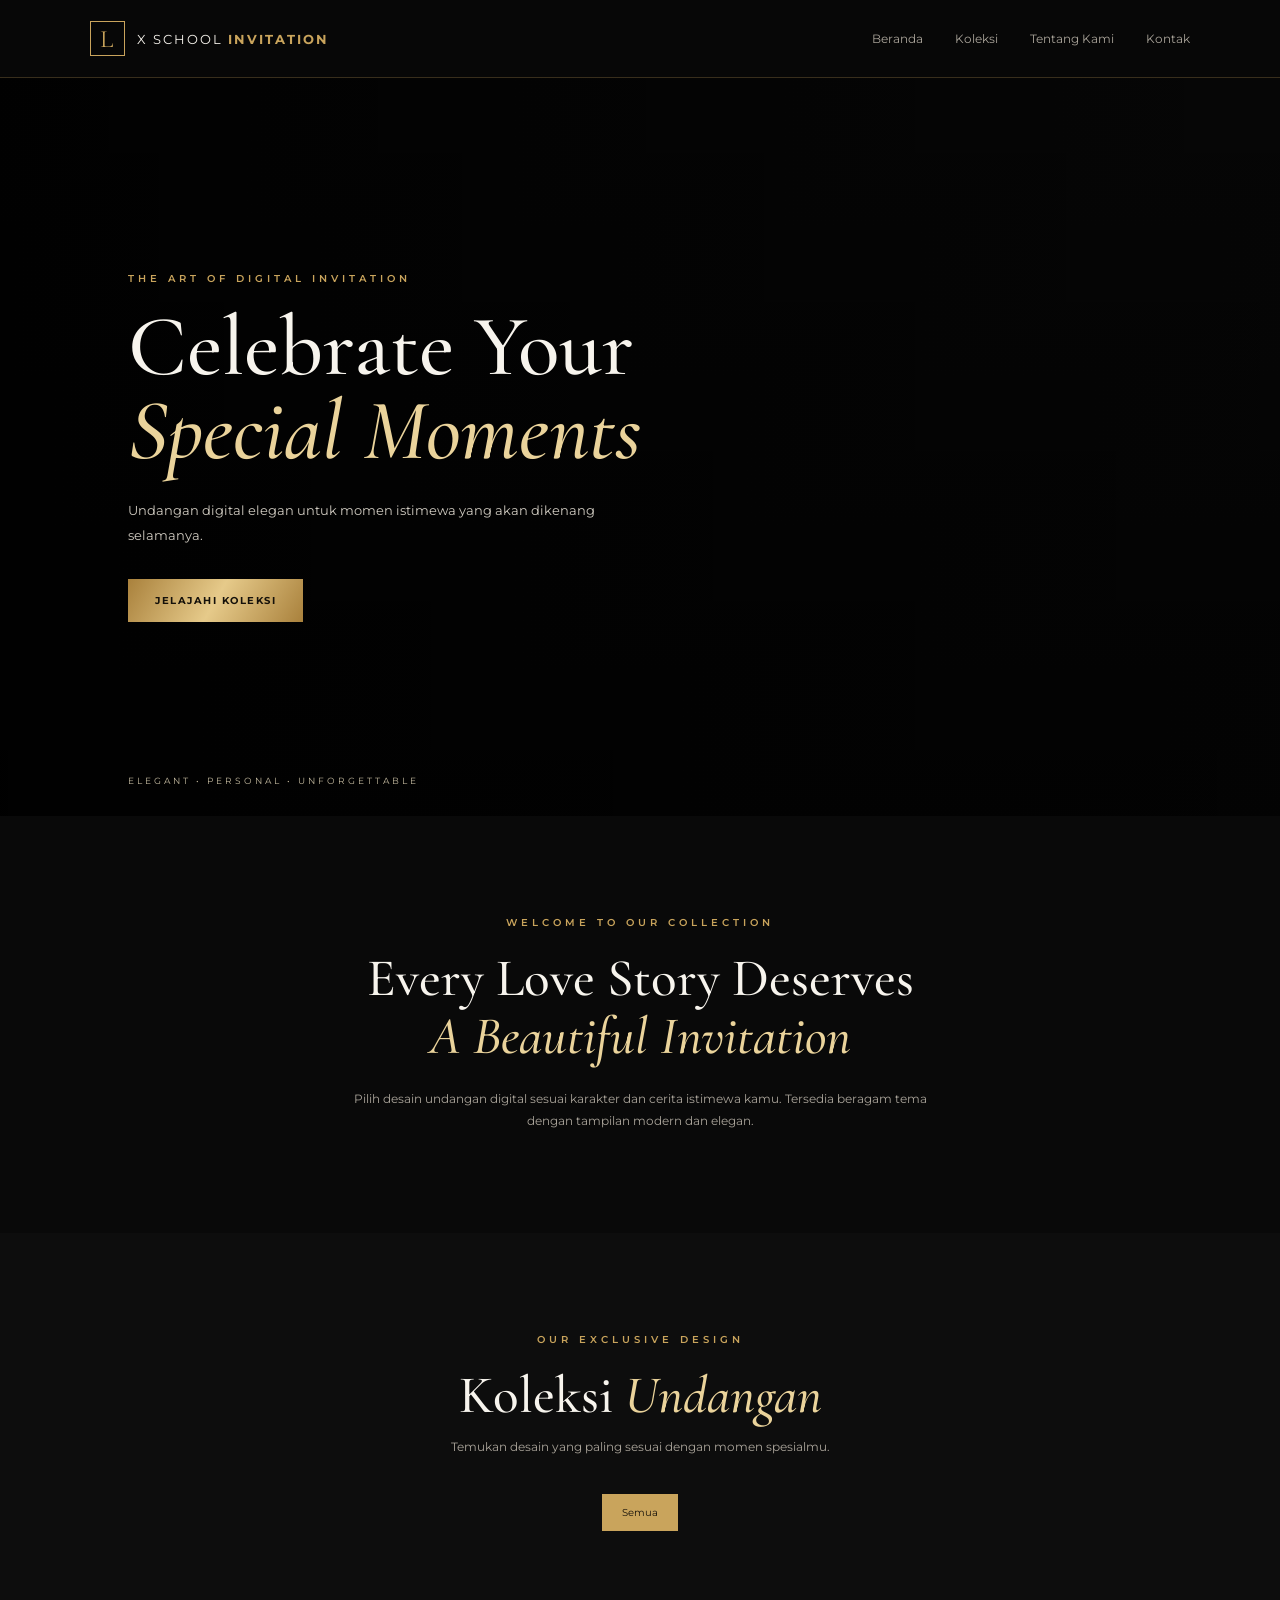
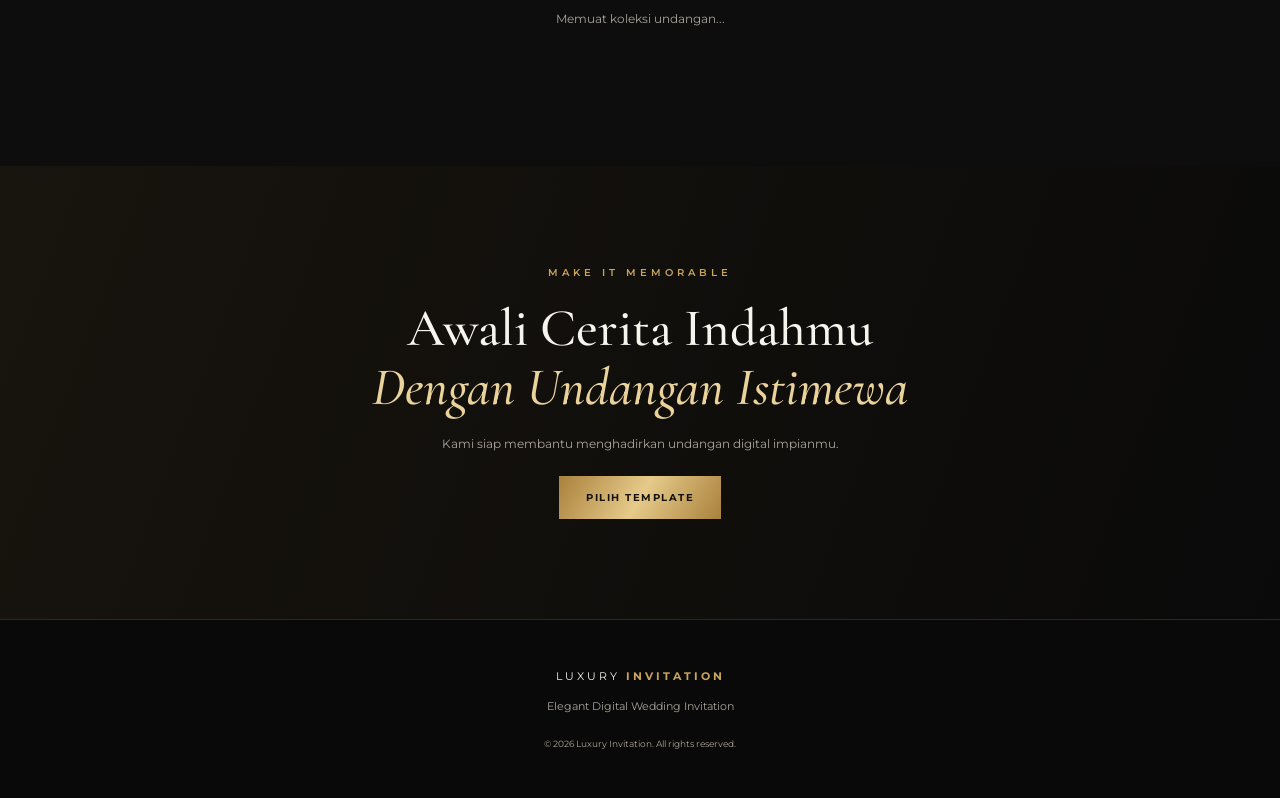
<file: index.html>
<!DOCTYPE html>
<html lang="id">
<head>
  <meta charset="UTF-8">
  <meta name="viewport" content="width=device-width, initial-scale=1.0">
  <meta name="description" content="Luxury Invitation - Koleksi undangan digital elegan dan modern.">
  <title>X School Invitation | Digital Wedding Invitation</title>

  <link rel="preconnect" href="https://fonts.googleapis.com">
  <link rel="preconnect" href="https://fonts.gstatic.com" crossorigin>
  <link href="https://fonts.googleapis.com/css2?family=Cormorant+Garamond:wght@400;500;600;700&family=Montserrat:wght@300;400;500;600;700&display=swap" rel="stylesheet">

  <link rel="stylesheet" href="css/style.css">
  <link rel="stylesheet" href="css/responsive.css">
</head>
<body>

  <header class="navbar">
    <a href="index.html" class="brand">
      <span class="brand-mark">L</span>
      <span>X SCHOOL <b>INVITATION</b></span>
    </a>

    <nav class="nav-links" id="navLinks">
      <a href="#home">Beranda</a>
      <a href="#koleksi">Koleksi</a>
      <a href="#tentang">Tentang Kami</a>
      <a href="#kontak">Kontak</a>
    </nav>

    <button class="menu-toggle" id="menuToggle" aria-label="Buka menu">☰</button>
  </header>

  <main>
    <section class="hero" id="home">
      <video class="hero-video" autoplay muted loop playsinline>
        <source src="assets/video/wedding-promo.mp4" type="video/mp4">
      </video>
      <div class="hero-overlay"></div>

      <div class="hero-content">
        <p class="eyebrow">THE ART OF DIGITAL INVITATION</p>
        <h1>Celebrate Your<br><span>Special Moments</span></h1>
        <p class="hero-description">
          Undangan digital elegan untuk momen istimewa
          yang akan dikenang selamanya.
        </p>
        <a href="#koleksi" class="btn-gold">JELAJAHI KOLEKSI</a>
      </div>

      <div class="hero-bottom">ELEGANT • PERSONAL • UNFORGETTABLE</div>
    </section>

    <section class="intro section" id="tentang">
      <p class="eyebrow">WELCOME TO OUR COLLECTION</p>
      <h2>Every Love Story Deserves<br><span>A Beautiful Invitation</span></h2>
      <p>
        Pilih desain undangan digital sesuai karakter dan cerita istimewa
        kamu. Tersedia beragam tema dengan tampilan modern dan elegan.
      </p>
    </section>

    <section class="collection section" id="koleksi">
      <div class="section-heading">
        <p class="eyebrow">OUR EXCLUSIVE DESIGN</p>
        <h2>Koleksi <span>Undangan</span></h2>
        <p>Temukan desain yang paling sesuai dengan momen spesialmu.</p>
      </div>

      <div class="category-list" id="categoryList">
        <button class="category-btn active" data-category="all">Semua</button>
      </div>

      <div class="loading" id="loading">
        Memuat koleksi undangan...
      </div>

      <div class="template-grid" id="templateGrid"></div>

      <div class="empty-state" id="emptyState" hidden>
        Belum ada template pada kategori ini.
      </div>
    </section>

    <section class="promo section">
      <div>
        <p class="eyebrow">MAKE IT MEMORABLE</p>
        <h2>Awali Cerita Indahmu<br><span>Dengan Undangan Istimewa</span></h2>
        <p>Kami siap membantu menghadirkan undangan digital impianmu.</p>
        <a href="#koleksi" class="btn-gold">PILIH TEMPLATE</a>
      </div>
    </section>
  </main>

  <footer id="kontak">
    <div class="footer-brand">LUXURY <b>INVITATION</b></div>
    <p>Elegant Digital Wedding Invitation</p>
    <p class="copyright">© 2026 Luxury Invitation. All rights reserved.</p>
  </footer>

  <!-- MODAL PEMESANAN -->
  <div class="modal" id="orderModal" aria-hidden="true">
    <div class="modal-content">
      <button class="modal-close" id="closeModal" aria-label="Tutup">×</button>
      <p class="eyebrow">PLACE YOUR ORDER</p>
      <h2>Formulir <span>Pemesanan</span></h2>

      <form id="orderForm">
        <input type="hidden" id="orderTemplateId">
        <input type="hidden" id="orderTemplateName">
        <input type="hidden" id="orderPrice">

        <label for="customerName">Nama lengkap</label>
        <input id="customerName" type="text" maxlength="100" required placeholder="Nama kamu">

        <label for="customerPhone">Nomor WhatsApp</label>
        <input id="customerPhone" type="tel" maxlength="25" required placeholder="08xxxxxxxxxx">

        <label for="eventDate">Tanggal acara</label>
        <input id="eventDate" type="date">

        <label for="orderNotes">Catatan tambahan</label>
        <textarea id="orderNotes" maxlength="1000" placeholder="Tuliskan kebutuhan undanganmu..."></textarea>

        <div class="selected-template" id="selectedTemplate"></div>

        <button class="btn-gold submit-btn" id="submitOrder" type="submit">
          KIRIM PESANAN
        </button>
        <p class="form-message" id="formMessage" role="status"></p>
      </form>
    </div>
  </div>

  <script type="module" src="js/main.js"></script>
</body>
</html>
</file>
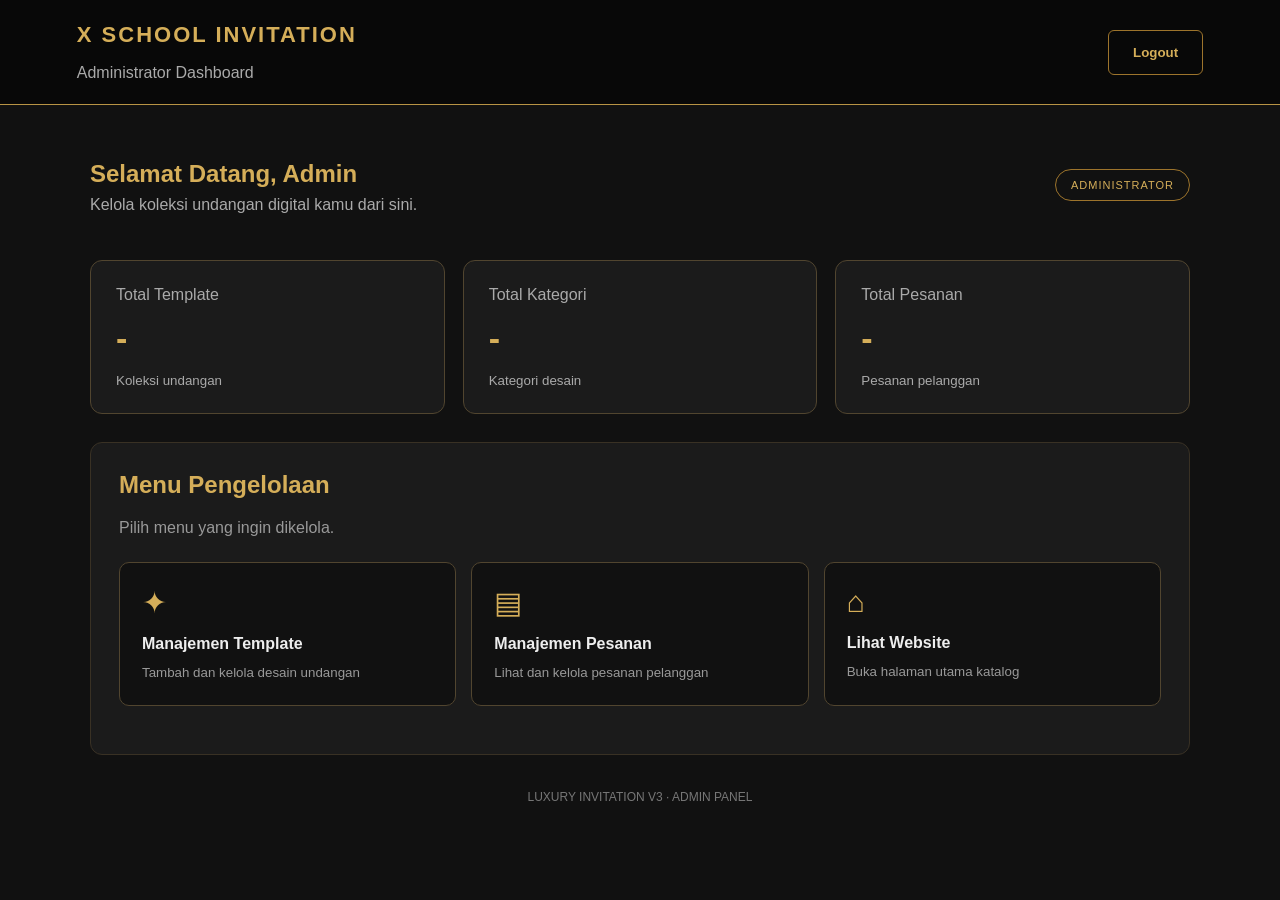
<file: admin/dashboard.html>
<!DOCTYPE html>
<html lang="id">
<head>
  <meta charset="UTF-8">
  <meta name="viewport" content="width=device-width, initial-scale=1.0">
  <title>Dashboard Admin - Luxury Invitation</title>
  <link rel="stylesheet" href="../css/admin.css">
</head>
<body>

  <header class="admin-header">
    <div>
      <h1>X SCHOOL INVITATION</h1>
      <p>Administrator Dashboard</p>
    </div>

    <button id="logoutButton" class="logout-button">
      Logout
    </button>
  </header>

  <main class="dashboard-container">

    <section class="welcome-section">
      <div>
        <h2>Selamat Datang, Admin</h2>
        <p>Kelola koleksi undangan digital kamu dari sini.</p>
      </div>
      <span class="admin-status">ADMINISTRATOR</span>
    </section>

    <section class="stats-grid">

      <div class="stat-card">
        <span>Total Template</span>
        <strong id="totalTemplates">-</strong>
        <small>Koleksi undangan</small>
      </div>

      <div class="stat-card">
        <span>Total Kategori</span>
        <strong id="totalCategories">-</strong>
        <small>Kategori desain</small>
      </div>

      <div class="stat-card">
        <span>Total Pesanan</span>
        <strong id="totalOrders">-</strong>
        <small>Pesanan pelanggan</small>
      </div>

    </section>

    <section class="admin-card">
      <h2>Menu Pengelolaan</h2>
      <p class="subtitle">Pilih menu yang ingin dikelola.</p>

      <div class="dashboard-menu">

        <a href="templates.html" class="menu-card">
          <span class="menu-icon">✦</span>
          <strong>Manajemen Template</strong>
          <small>Tambah dan kelola desain undangan</small>
        </a>

        <a href="orders.html" class="menu-card">
          <span class="menu-icon">▤</span>
          <strong>Manajemen Pesanan</strong>
          <small>Lihat dan kelola pesanan pelanggan</small>
        </a>

        <a href="../index.html" class="menu-card">
          <span class="menu-icon">⌂</span>
          <strong>Lihat Website</strong>
          <small>Buka halaman utama katalog</small>
        </a>

      </div>

      <p id="dashboardMessage" class="dashboard-message"></p>
    </section>

    <footer class="dashboard-footer">
      LUXURY INVITATION V3 · ADMIN PANEL
    </footer>

  </main>

  <script type="module" src="../js/admin/dashboard.js"></script>

</body>
</html>
</file>
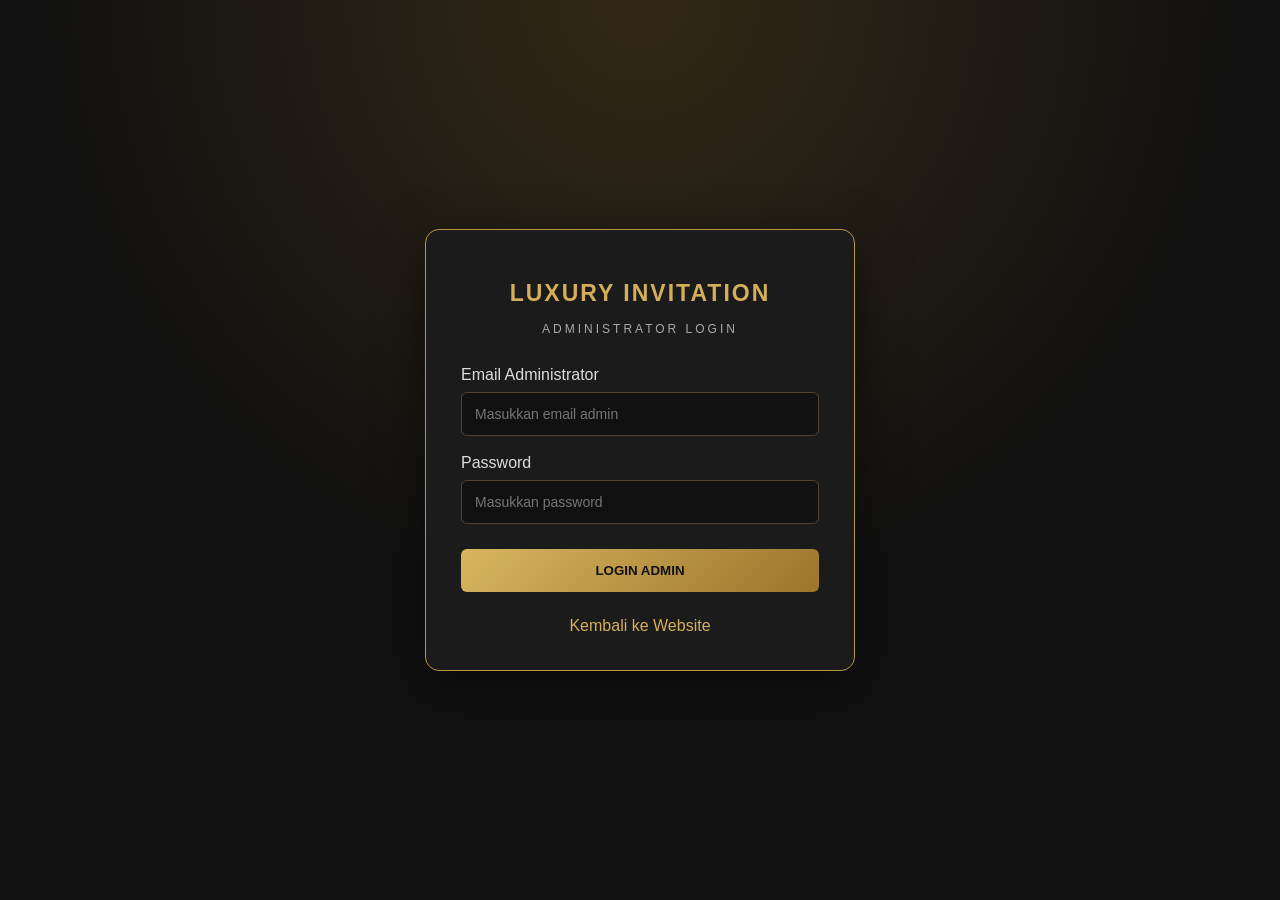
<file: admin/login.html>
<!DOCTYPE html>
<html lang="id">
<head>
  <meta charset="UTF-8">
  <meta name="viewport" content="width=device-width, initial-scale=1.0">
  <title>Admin Login - Luxury Invitation</title>
  <link rel="stylesheet" href="../css/admin.css">
</head>
<body>

  <main class="login-wrapper">
    <div class="login-card">

      <h1>LUXURY INVITATION</h1>
      <p class="login-subtitle">ADMINISTRATOR LOGIN</p>

      <form id="loginForm">

        <label>Email Administrator</label>
        <input
          type="email"
          id="email"
          placeholder="Masukkan email admin"
          autocomplete="username"
          required
        >

        <label>Password</label>
        <input
          type="password"
          id="password"
          placeholder="Masukkan password"
          autocomplete="current-password"
          required
        >

        <button type="submit" id="loginButton">
          LOGIN ADMIN
        </button>

        <p id="loginMessage"></p>

      </form>

      <a href="../index.html" class="back-link">
        Kembali ke Website
      </a>

    </div>
  </main>

  <script type="module" src="../js/admin/login.js"></script>

</body>
</html>
</file>
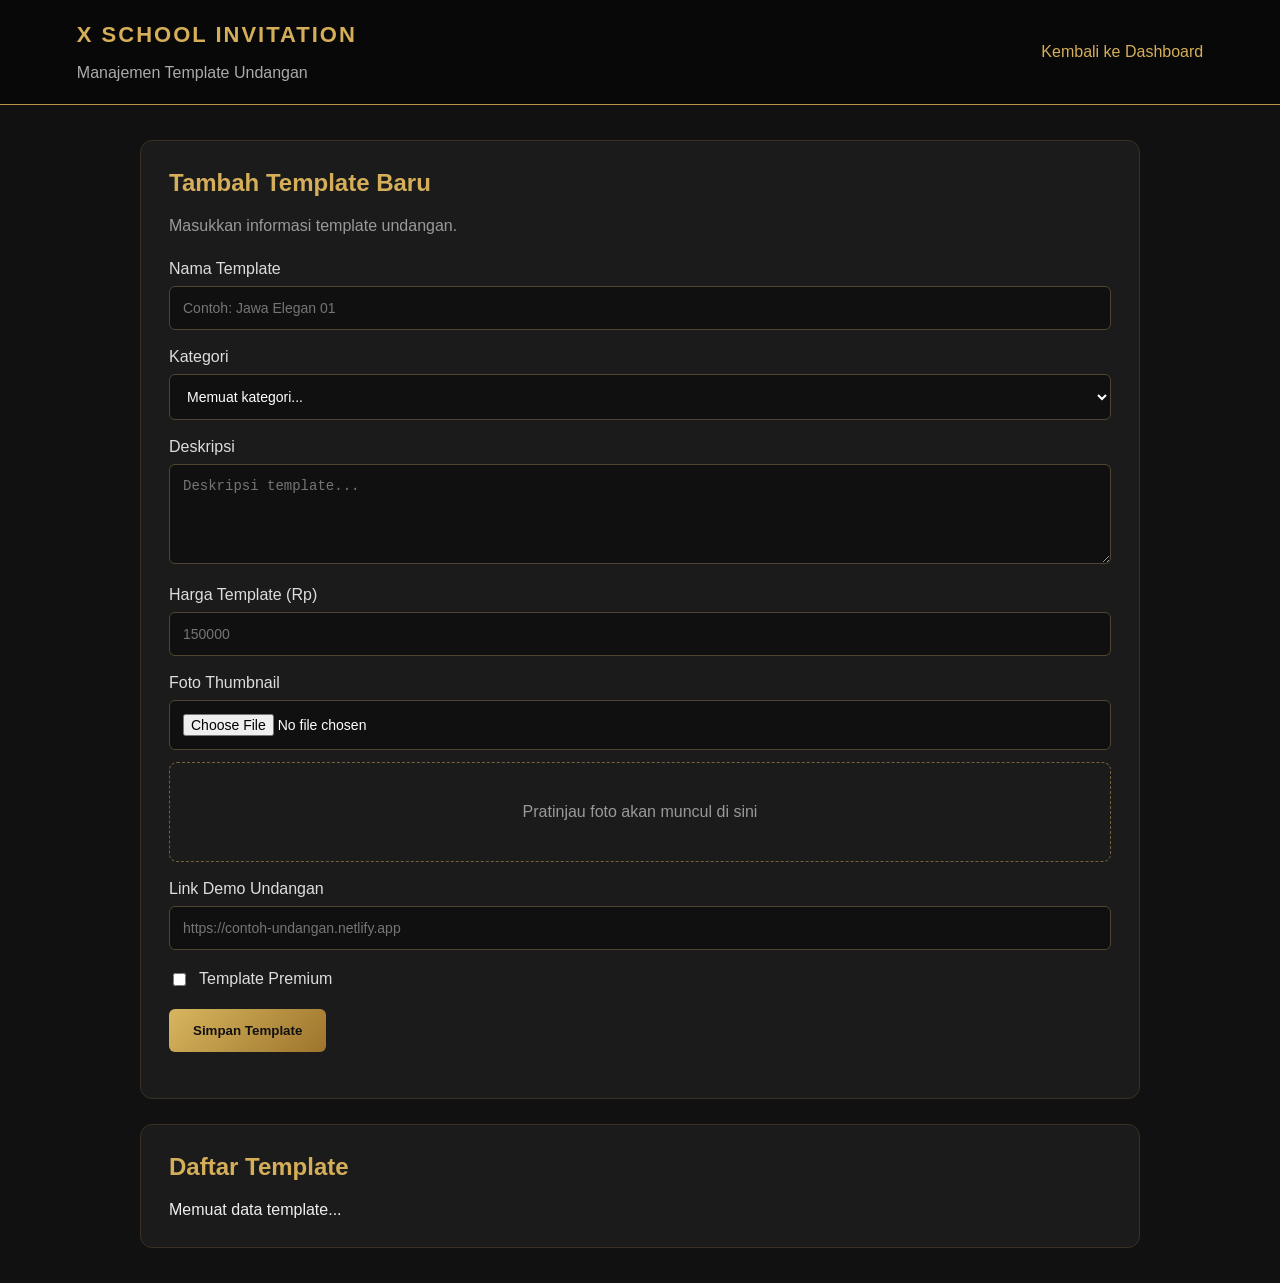
<file: admin/templates.html>
<!DOCTYPE html>
<html lang="id">
<head>
  <meta charset="UTF-8">
  <meta name="viewport" content="width=device-width, initial-scale=1.0">
  <title>Manajemen Template - Luxury Invitation</title>
  <link rel="stylesheet" href="../css/admin.css">
</head>
<body>
    

  <header class="admin-header">
    <div>
      <h1>X SCHOOL INVITATION</h1>
      <p>Manajemen Template Undangan</p>
    </div>
    <a href="dashboard.html" class="back-link">Kembali ke Dashboard</a>
  </header>

  <main class="admin-container">

    <section class="admin-card">
      <h2>Tambah Template Baru</h2>
      <p class="subtitle">Masukkan informasi template undangan.</p>

      <form id="templateForm">

        <label>Nama Template</label>
        <input type="text" id="templateName"
          placeholder="Contoh: Jawa Elegan 01" required>

        <label>Kategori</label>
        <select id="categoryId" required>
          <option value="">Memuat kategori...</option>
        </select>

        <label>Deskripsi</label>
        <textarea id="description"
          placeholder="Deskripsi template..."></textarea>

        <label>Harga Template (Rp)</label>
        <input type="number" id="price"
          min="0" placeholder="150000" required>

        <label>Foto Thumbnail</label>
        <input type="file" id="templateImage"
          accept="image/jpeg,image/png,image/webp" required>

        <div id="imagePreview" class="image-preview">
          <span>Pratinjau foto akan muncul di sini</span>
        </div>

        <label>Link Demo Undangan</label>
        <input type="url" id="demoUrl"
          placeholder="https://contoh-undangan.netlify.app">

        <div class="check-row">
          <input type="checkbox" id="isPremium">
          <label for="isPremium">Template Premium</label>
        </div>

        <button type="submit" id="saveButton">
          Simpan Template
        </button>

        <p id="formMessage"></p>

      </form>
    </section>

    <section class="admin-card">
      <h2>Daftar Template</h2>
      <div id="templateList">Memuat data template...</div>
    </section>

  </main>

  <script type="module" src="../js/admin/templates.js"></script>
</body>
</html>
</file>
<file: css/style.css>
:root {
    --black: #090909;
    --dark: #111111;
    --dark-card: #171717;
    --gold: #c9a45c;
    --gold-light: #ead39b;
    --white: #f7f4ed;
    --muted: #aaa49a;
  }
  
  * {
    margin: 0;
    padding: 0;
    box-sizing: border-box;
  }
  
  html {
    scroll-behavior: smooth;
  }
  
  body {
    background: var(--black);
    color: var(--white);
    font-family: 'Montserrat', sans-serif;
  }
  
  a {
    color: inherit;
    text-decoration: none;
  }
  
  button, input, textarea {
    font: inherit;
  }
  
  .navbar {
    height: 78px;
    padding: 0 7%;
    display: flex;
    justify-content: space-between;
    align-items: center;
    background: rgba(8,8,8,.96);
    border-bottom: 1px solid rgba(201,164,92,.25);
    position: sticky;
    top: 0;
    z-index: 20;
  }
  
  .brand {
    display: flex;
    align-items: center;
    gap: 12px;
    letter-spacing: 2px;
    font-size: 13px;
  }
  
  .brand b, .footer-brand b {
    color: var(--gold);
  }
  
  .brand-mark {
    width: 35px;
    height: 35px;
    border: 1px solid var(--gold);
    color: var(--gold);
    display: grid;
    place-items: center;
    font-family: 'Cormorant Garamond', serif;
    font-size: 25px;
  }
  
  .nav-links {
    display: flex;
    gap: 32px;
    font-size: 12px;
    color: var(--muted);
  }
  
  .nav-links a:hover {
    color: var(--gold-light);
  }
  
  .menu-toggle {
    display: none;
    background: none;
    border: 0;
    color: var(--gold);
    font-size: 25px;
    cursor: pointer;
  }
  
  .hero {
    min-height: 620px;
    height: 82vh;
    max-height: 850px;
    position: relative;
    display: flex;
    align-items: center;
    overflow: hidden;
    padding: 0 10%;
  }
  
  .hero-video, .hero-overlay {
    position: absolute;
    inset: 0;
    width: 100%;
    height: 100%;
  }
  
  .hero-video {
    object-fit: cover;
  }
  
  .hero-overlay {
    background: linear-gradient(90deg, rgba(0,0,0,.88), rgba(0,0,0,.35)),
                linear-gradient(0deg, rgba(0,0,0,.55), transparent);
  }
  
  .hero-content {
    position: relative;
    z-index: 2;
    max-width: 650px;
  }
  
  .eyebrow {
    color: var(--gold);
    font-size: 10px;
    letter-spacing: 4px;
    font-weight: 600;
    margin-bottom: 20px;
  }
  
  .hero h1, h2 {
    font-family: 'Cormorant Garamond', serif;
    font-weight: 500;
  }
  
  .hero h1 {
    font-size: clamp(48px, 7vw, 86px);
    line-height: .98;
  }
  
  .hero h1 span, h2 span {
    color: var(--gold-light);
    font-style: italic;
  }
  
  .hero-description {
    color: #d0cbc1;
    line-height: 1.9;
    max-width: 470px;
    margin: 25px 0 32px;
    font-size: 13px;
  }
  
  .btn-gold {
    display: inline-block;
    background: linear-gradient(120deg, #a9813c, #e6ca8a, #a9813c);
    color: #15110a;
    padding: 15px 27px;
    border: 0;
    font-size: 10px;
    font-weight: 700;
    letter-spacing: 1.5px;
    cursor: pointer;
    transition: .3s;
  }
  
  .btn-gold:hover {
    transform: translateY(-3px);
    box-shadow: 0 8px 25px rgba(201,164,92,.2);
  }
  
  .hero-bottom {
    position: absolute;
    z-index: 2;
    bottom: 30px;
    left: 10%;
    color: #c3b99f;
    font-size: 9px;
    letter-spacing: 3px;
  }
  
  .section {
    padding: 100px 8%;
  }
  
  .intro {
    text-align: center;
    max-width: 900px;
    margin: auto;
  }
  
  .intro h2, .section-heading h2, .promo h2 {
    font-size: clamp(35px, 5vw, 53px);
    line-height: 1.1;
  }
  
  .intro > p:last-child {
    color: var(--muted);
    line-height: 1.9;
    font-size: 12px;
    max-width: 600px;
    margin: 22px auto 0;
  }
  
  .collection {
    background: #0d0d0d;
  }
  
  .section-heading {
    text-align: center;
    margin-bottom: 40px;
  }
  
  .section-heading > p:last-child {
    color: var(--muted);
    font-size: 12px;
    margin-top: 15px;
  }
  
  .category-list {
    display: flex;
    justify-content: center;
    flex-wrap: wrap;
    gap: 10px;
    margin-bottom: 40px;
  }
  
  .category-btn {
    border: 1px solid #39332a;
    background: transparent;
    color: #c9c2b6;
    padding: 11px 19px;
    font-size: 10px;
    cursor: pointer;
    transition: .25s;
  }
  
  .category-btn:hover, .category-btn.active {
    background: var(--gold);
    color: #17120a;
    border-color: var(--gold);
  }
  
  .template-grid {
    display: grid;
    grid-template-columns: repeat(3, minmax(0, 1fr));
    gap: 25px;
  }
  
  .template-card {
    background: var(--dark-card);
    border: 1px solid #29251f;
    overflow: hidden;
    transition: .3s;
  }
  
  .template-card:hover {
    transform: translateY(-6px);
    border-color: var(--gold);
  }
  
  .template-image {
    width: 100%;
    aspect-ratio: 4 / 5;
    object-fit: cover;
    display: block;
    background: #25211a;
  }
  
  .template-info {
    padding: 20px;
  }
  
  .template-category {
    color: var(--gold);
    font-size: 9px;
    letter-spacing: 2px;
    text-transform: uppercase;
  }
  
  .template-info h3 {
    font-family: 'Cormorant Garamond', serif;
    font-size: 25px;
    font-weight: 500;
    margin: 8px 0;
  }
  
  .template-description {
    color: var(--muted);
    font-size: 11px;
    line-height: 1.7;
    min-height: 38px;
  }
  
  .template-price {
    color: var(--gold-light);
    font-size: 13px;
    font-weight: 600;
    margin: 15px 0;
  }
  
  .template-actions {
    display: flex;
    gap: 8px;
  }
  
  .btn-outline {
    flex: 1;
    padding: 11px 5px;
    border: 1px solid var(--gold);
    color: var(--gold-light);
    background: transparent;
    text-align: center;
    font-size: 9px;
    cursor: pointer;
  }
  
  .btn-outline:hover {
    background: var(--gold);
    color: #111;
  }
  
  .loading, .empty-state {
    text-align: center;
    padding: 40px 10px;
    color: var(--muted);
    font-size: 12px;
  }
  
  .promo {
    background: linear-gradient(110deg, #18140e, #0a0a0a);
    text-align: center;
  }
  
  .promo p:not(.eyebrow) {
    color: var(--muted);
    font-size: 12px;
    margin: 20px 0 25px;
  }
  
  footer {
    text-align: center;
    padding: 45px 20px;
    border-top: 1px solid #302719;
    color: var(--muted);
    font-size: 11px;
    line-height: 2;
  }
  
  .footer-brand {
    color: var(--white);
    letter-spacing: 3px;
    margin-bottom: 8px;
  }
  
  .copyright {
    margin-top: 18px;
    font-size: 9px;
  }
  
  .modal {
    position: fixed;
    inset: 0;
    background: rgba(0,0,0,.85);
    z-index: 50;
    display: none;
    justify-content: center;
    align-items: center;
    padding: 20px;
    overflow-y: auto;
  }
  
  .modal.show {
    display: flex;
  }
  
  .modal-content {
    width: 100%;
    max-width: 480px;
    background: #151515;
    border: 1px solid var(--gold);
    padding: 35px;
    position: relative;
    margin: auto;
  }
  
  .modal-content h2 {
    font-size: 37px;
    margin-bottom: 25px;
  }
  
  .modal-close {
    position: absolute;
    right: 18px;
    top: 12px;
    background: none;
    border: 0;
    color: var(--gold);
    font-size: 30px;
    cursor: pointer;
  }
  
  .modal-content label {
    display: block;
    color: #d5cbb9;
    font-size: 11px;
    margin: 15px 0 7px;
  }
  
  .modal-content input, .modal-content textarea {
    width: 100%;
    background: #0b0b0b;
    border: 1px solid #39332a;
    color: white;
    padding: 12px;
    outline: none;
    font-size: 12px;
  }
  
  .modal-content input:focus, .modal-content textarea:focus {
    border-color: var(--gold);
  }
  
  .modal-content textarea {
    min-height: 85px;
    resize: vertical;
  }
  
  .selected-template {
    color: var(--gold-light);
    font-size: 12px;
    margin: 18px 0;
  }
  
  .submit-btn {
    width: 100%;
  }
  
  .form-message {
    margin-top: 14px;
    font-size: 11px;
    color: var(--gold-light);
    line-height: 1.6;
  }
</file>
<file: css/responsive.css>
@media (max-width: 900px) {
    .template-grid {
      grid-template-columns: repeat(2, minmax(0, 1fr));
    }
  
    .navbar {
      padding: 0 5%;
    }
  
    .section {
      padding: 75px 5%;
    }
  }
  
  @media (max-width: 600px) {
    .navbar {
      height: 68px;
    }
  
    .brand {
      font-size: 11px;
    }
  
    .menu-toggle {
      display: block;
    }
  
    .nav-links {
      display: none;
      position: absolute;
      top: 68px;
      left: 0;
      right: 0;
      background: #101010;
      padding: 25px;
      flex-direction: column;
      gap: 22px;
      border-bottom: 1px solid #453720;
    }
  
    .nav-links.open {
      display: flex;
    }
  
    .hero {
      min-height: 570px;
      height: 75vh;
      padding: 0 7%;
    }
  
    .hero h1 {
      font-size: 54px;
    }
  
    .hero-bottom {
      left: 7%;
      font-size: 8px;
    }
  
    .section {
      padding: 65px 5%;
    }
  
    .template-grid {
      grid-template-columns: 1fr;
      gap: 20px;
    }
  
    .template-card {
      max-width: 430px;
      width: 100%;
      margin: auto;
    }
  
    .category-list {
      gap: 7px;
    }
  
    .category-btn {
      padding: 10px 12px;
      font-size: 9px;
    }
  
    .modal-content {
      padding: 28px 20px;
    }
  }
</file>
<file: css/admin.css>
* {
    box-sizing: border-box;
  }
  
  body {
    margin: 0;
    background: #111;
    color: #eee;
    font-family: Arial, sans-serif;
  }
  
  .admin-header {
    background: #080808;
    border-bottom: 1px solid #b89445;
    padding: 22px 6%;
    display: flex;
    justify-content: space-between;
    align-items: center;
    gap: 15px;
  }
  
  .admin-header h1 {
    color: #d5ae59;
    margin: 0;
    font-size: 22px;
    letter-spacing: 2px;
  }
  
  .admin-header p {
    color: #aaa;
    margin-bottom: 0;
  }
  
  .back-link {
    color: #d5ae59;
    text-decoration: none;
  }
  
  .admin-container {
    width: 92%;
    max-width: 1000px;
    margin: 35px auto;
  }
  
  .admin-card {
    background: #1b1b1b;
    border: 1px solid #393124;
    border-radius: 12px;
    padding: 28px;
    margin-bottom: 25px;
  }
  
  .admin-card h2 {
    color: #d5ae59;
    margin-top: 0;
  }
  
  .subtitle {
    color: #999;
    margin-bottom: 25px;
  }
  
  label {
    display: block;
    margin: 18px 0 8px;
    color: #ddd;
  }
  
  input,
  select,
  textarea {
    width: 100%;
    padding: 13px;
    background: #101010;
    border: 1px solid #51452f;
    border-radius: 6px;
    color: white;
    font-size: 14px;
  }
  
  textarea {
    min-height: 100px;
    resize: vertical;
  }
  
  input:focus,
  select:focus,
  textarea:focus {
    outline: 1px solid #d5ae59;
  }
  
  .check-row {
    display: flex;
    align-items: center;
    gap: 10px;
    margin: 20px 0;
  }
  
  .check-row input {
    width: auto;
  }
  
  .check-row label {
    margin: 0;
  }
  
  button {
    background: linear-gradient(135deg, #d8b65e, #9d742c);
    color: #111;
    border: none;
    padding: 14px 24px;
    border-radius: 6px;
    font-weight: bold;
    cursor: pointer;
  }
  
  button:disabled {
    opacity: .6;
    cursor: wait;
  }
  
  .image-preview {
    margin-top: 12px;
    min-height: 100px;
    border: 1px dashed #77623b;
    border-radius: 8px;
    display: flex;
    justify-content: center;
    align-items: center;
    color: #999;
    overflow: hidden;
  }
  
  .image-preview img {
    width: 100%;
    max-height: 300px;
    object-fit: contain;
  }
  
  #formMessage {
    margin-top: 18px;
    line-height: 1.5;
  }
  
  .template-item {
    padding: 15px 0;
    border-bottom: 1px solid #393124;
  }
  
  .template-item strong {
    color: #d5ae59;
  }
  
  .template-item small {
    color: #aaa;
  }
  
  @media (max-width: 600px) {
    .admin-header {
      align-items: flex-start;
      flex-direction: column;
    }
  
    .admin-card {
      padding: 18px;
    }
  }

.login-wrapper {
    min-height: 100vh;
    display: flex;
    justify-content: center;
    align-items: center;
    padding: 20px;
    background:
      radial-gradient(circle at top, #332817, #111 55%);
  }
  
  .login-card {
    width: 100%;
    max-width: 430px;
    background: #1b1b1b;
    border: 1px solid #b89445;
    border-radius: 14px;
    padding: 35px;
    box-shadow: 0 15px 50px rgba(0,0,0,.5);
  }
  
  .login-card h1 {
    text-align: center;
    color: #d5ae59;
    letter-spacing: 2px;
    font-size: 23px;
  }
  
  .login-subtitle {
    text-align: center;
    color: #aaa;
    font-size: 12px;
    letter-spacing: 3px;
    margin-bottom: 30px;
  }
  
  .login-card button {
    width: 100%;
    margin-top: 25px;
  }
  
  .login-card .back-link {
    display: block;
    text-align: center;
    margin-top: 25px;
  }

/* DASHBOARD ADMIN */

.dashboard-container {
  width: 92%;
  max-width: 1100px;
  margin: 35px auto;
}

.welcome-section {
  display: flex;
  justify-content: space-between;
  align-items: center;
  gap: 15px;
  margin-bottom: 30px;
}

.welcome-section h2 {
  color: #d5ae59;
  margin-bottom: 8px;
}

.welcome-section p {
  color: #aaa;
  margin-top: 0;
}

.admin-status {
  color: #d5ae59;
  border: 1px solid #9d742c;
  border-radius: 20px;
  padding: 9px 15px;
  font-size: 11px;
  letter-spacing: 1px;
}

.stats-grid {
  display: grid;
  grid-template-columns: repeat(3, 1fr);
  gap: 18px;
  margin-bottom: 28px;
}

.stat-card {
  background: #1b1b1b;
  border: 1px solid #51452f;
  border-radius: 12px;
  padding: 25px;
}

.stat-card span,
.stat-card small {
  display: block;
  color: #aaa;
}

.stat-card strong {
  display: block;
  color: #d5ae59;
  font-size: 34px;
  margin: 15px 0;
}

.dashboard-menu {
  display: grid;
  grid-template-columns: repeat(3, 1fr);
  gap: 15px;
  margin-top: 25px;
}

.menu-card {
  display: block;
  padding: 22px;
  border: 1px solid #51452f;
  border-radius: 10px;
  background: #111;
  text-decoration: none;
  transition: .2s;
}

.menu-card:hover {
  background: #292115;
  border-color: #d5ae59;
  transform: translateY(-3px);
}

.menu-icon {
  display: block;
  color: #d5ae59;
  font-size: 30px;
  margin-bottom: 15px;
}

.menu-card strong {
  display: block;
  color: #eee;
  margin-bottom: 10px;
}

.menu-card small {
  color: #999;
  line-height: 1.5;
}

.logout-button {
  background: transparent;
  color: #d5ae59;
  border: 1px solid #9d742c;
}

.logout-button:hover {
  background: #382a14;
}

.dashboard-message {
  color: #ff8585;
  margin-top: 20px;
}

.dashboard-footer {
  text-align: center;
  color: #777;
  font-size: 12px;
  margin: 35px 0;
}

@media (max-width: 700px) {
  .stats-grid,
  .dashboard-menu {
    grid-template-columns: 1fr;
  }

  .welcome-section {
    align-items: flex-start;
    flex-direction: column;
  }
}
</file>
